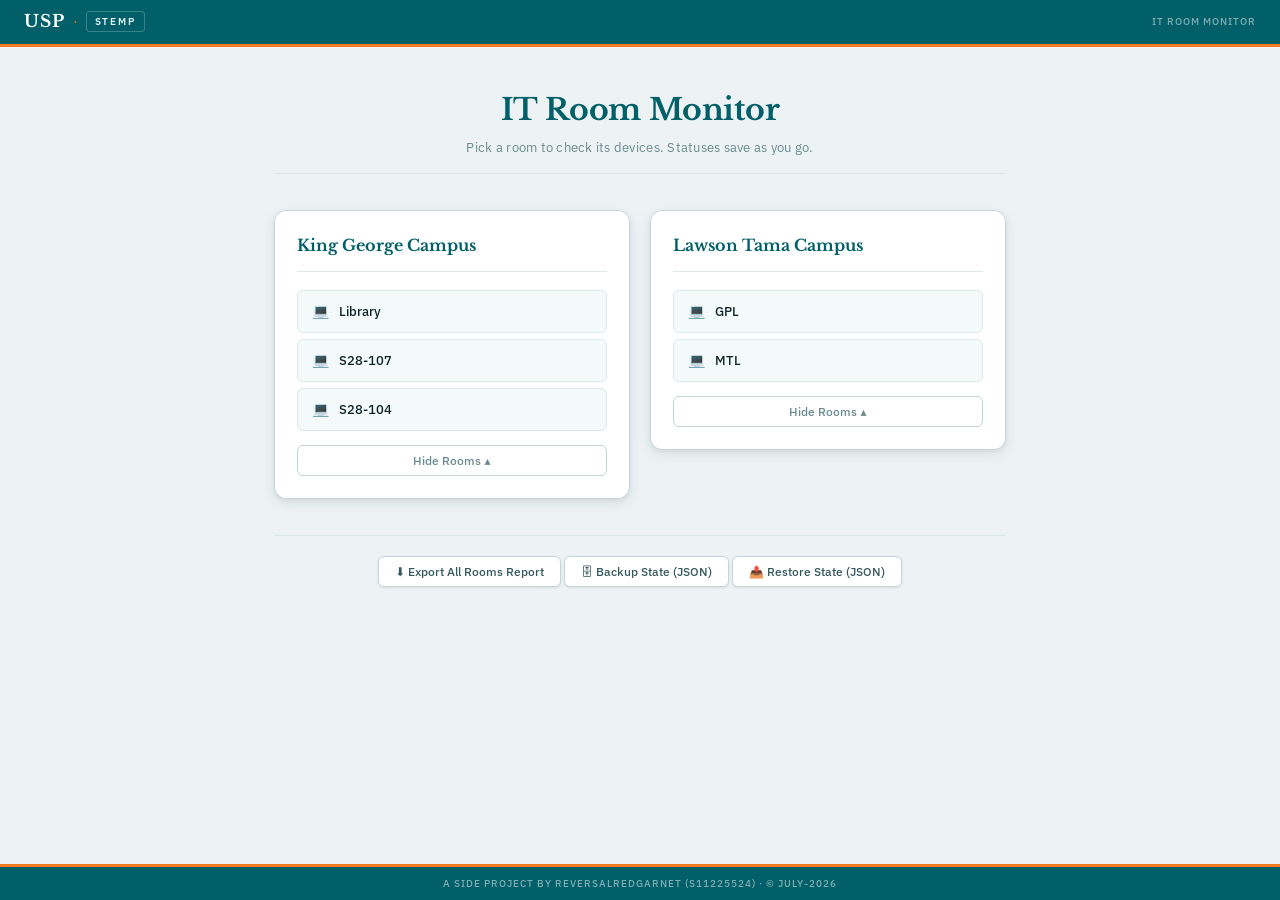
<file: index.html>
<!DOCTYPE html>
<html lang="en">
<head>
  <meta charset="UTF-8">
  <meta name="viewport" content="width=device-width, initial-scale=1.0">
  <title>USP STEMP — IT Room Monitor</title>
  <link rel="preconnect" href="https://fonts.googleapis.com">
  <link rel="preconnect" href="https://fonts.gstatic.com" crossorigin>
  <link href="https://fonts.googleapis.com/css2?family=IBM+Plex+Mono:wght@400;500&family=IBM+Plex+Sans:wght@400;500;600&family=Libre+Baskerville:wght@400;700&display=swap" rel="stylesheet">
  <link rel="stylesheet" href="style.css">
</head>
<body class="menu-page">

  <!-- ── USP STEMP brand bar ── -->
  <div class="site-header">
    <div class="site-header-inner">
      <div class="site-brand">
        <span class="brand-usp">USP</span>
        <span class="brand-sep">·</span>
        <span class="brand-stemp">STEMP</span>
      </div>
      <span class="site-tool">IT Room Monitor</span>
    </div>
  </div>

  <div class="menu-app">

    <header class="menu-header">
      <h1>IT Room Monitor</h1>
      <p class="subtitle">Pick a room to check its devices. Statuses save as you go.</p>
    </header>

    <div class="campus-grid">

      <!-- King George Campus -->
      <div class="campus-card">
        <div class="campus-card-header">
          <h2 class="campus-name">King George Campus</h2>
        </div>
        <div class="room-list" id="rooms-kg">
          <a class="room-link" href="rooms/library.html">
            <span class="room-link-icon" aria-hidden="true">💻</span>Library
          </a>
          <a class="room-link" href="rooms/s28-107.html">
            <span class="room-link-icon" aria-hidden="true">💻</span>S28-107
          </a>
          <a class="room-link" href="rooms/s28-104.html">
            <span class="room-link-icon" aria-hidden="true">💻</span>S28-104
          </a>
        </div>
        <button class="campus-toggle" data-target="rooms-kg" aria-controls="rooms-kg" aria-expanded="true">Hide Rooms ▴</button>
      </div>

      <!-- Lawson Tama Campus -->
      <div class="campus-card">
        <div class="campus-card-header">
          <h2 class="campus-name">Lawson Tama Campus</h2>
        </div>
        <div class="room-list" id="rooms-lt">
          <a class="room-link" href="rooms/gpl.html">
            <span class="room-link-icon" aria-hidden="true">💻</span>GPL
          </a>
          <a class="room-link" href="rooms/mtl.html">
            <span class="room-link-icon" aria-hidden="true">💻</span>MTL
          </a>
        </div>
        <button class="campus-toggle" data-target="rooms-lt" aria-controls="rooms-lt" aria-expanded="true">Hide Rooms ▴</button>
      </div>

    </div>

    <div class="menu-footer">
      <button class="toolbar-btn" id="btn-export-all">⬇ Export All Rooms Report</button>
      <button class="toolbar-btn" id="btn-backup-state">🗄 Backup State (JSON)</button>
      <button class="toolbar-btn" id="btn-restore-state">📤 Restore State (JSON)</button>
      <input type="file" id="restore-state-input" accept="application/json" hidden>
    </div>

  </div><!-- /.menu-app -->

  <script type="module" src="js/main.js"></script>

    <footer class="site-footer">
    <p>A side project by ReversalRedGarnet (s11225524) · © July-2026</p>
  </footer>

</body>
</html>
</file>
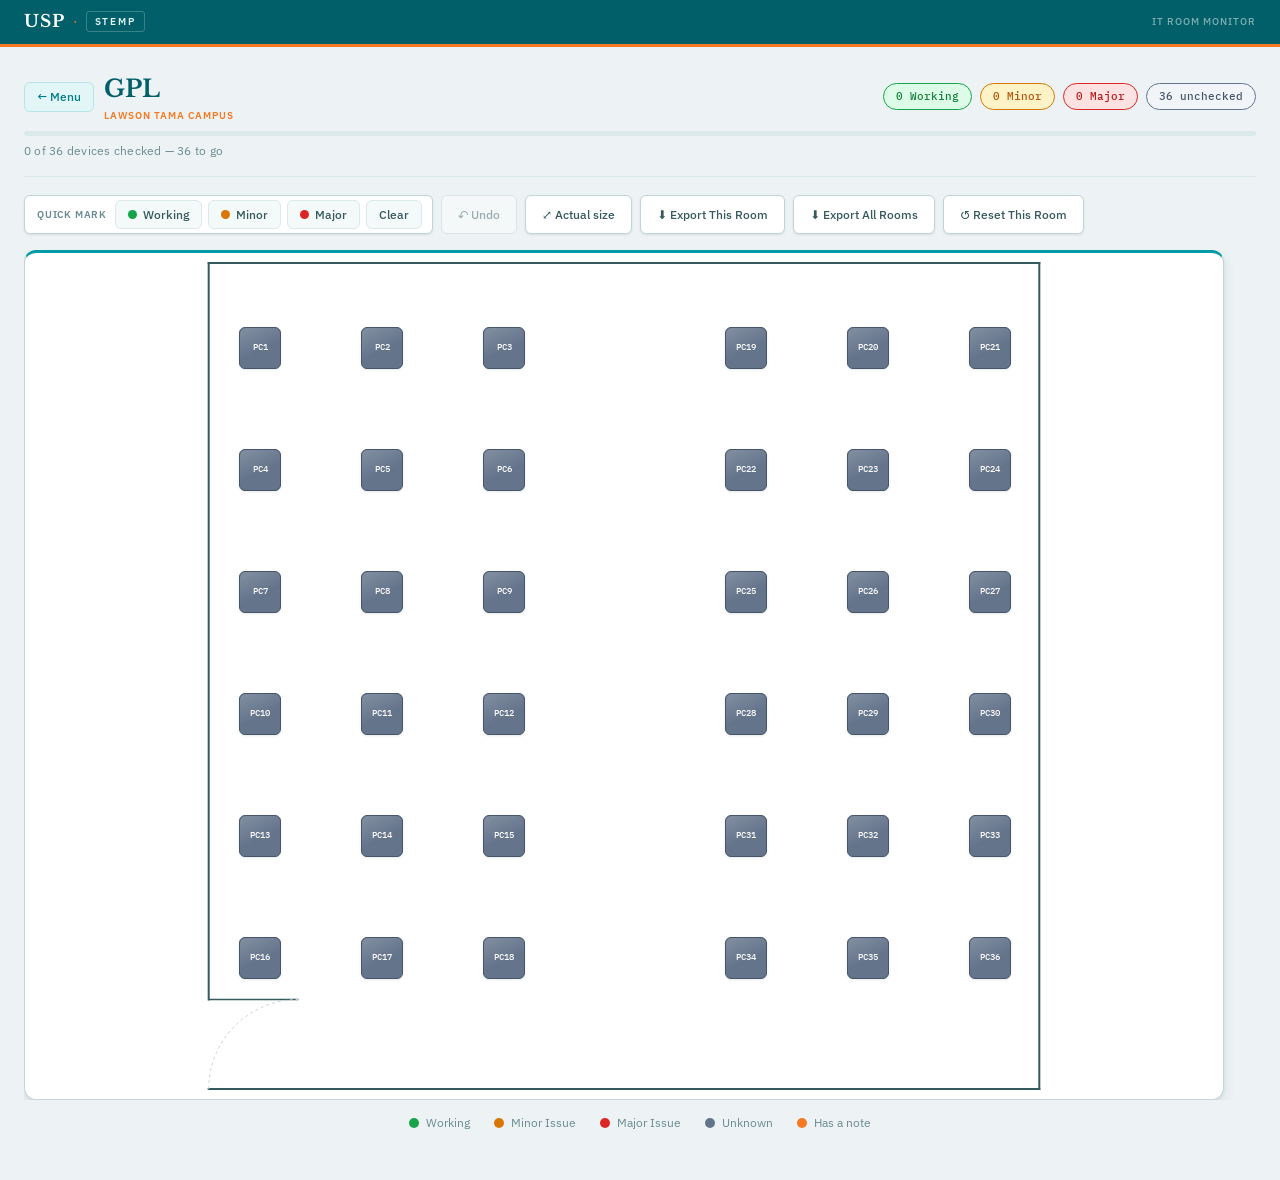
<file: gpl.html>
<!DOCTYPE html>
<html lang="en">
<head>
  <meta charset="UTF-8">
  <meta name="viewport" content="width=device-width, initial-scale=1.0">
  <title>GPL — USP STEMP IT Room Monitor</title>
  <link rel="preconnect" href="https://fonts.googleapis.com">
  <link rel="preconnect" href="https://fonts.gstatic.com" crossorigin>
  <link href="https://fonts.googleapis.com/css2?family=IBM+Plex+Mono:wght@400;500&family=IBM+Plex+Sans:wght@400;500;600&family=Libre+Baskerville:wght@400;700&display=swap" rel="stylesheet">
  <link rel="stylesheet" href="../style.css">
</head>
<body>

  <script>
    window.ROOM_META = {
      id:      'GPL',
      label:   'GPL',
      campus:  'Lawson Tama Campus',
      back:    '../index.html',
      dataUrl: '../data/gpl.json',
    };
  </script>

  <!-- USP STEMP brand bar -->
  <div class="site-header">
    <div class="site-header-inner">
      <div class="site-brand">
        <span class="brand-usp">USP</span>
        <span class="brand-sep">·</span>
        <span class="brand-stemp">STEMP</span>
      </div>
      <span class="site-tool">IT Room Monitor</span>
    </div>
  </div>

  <div id="room-root"></div>
  <script type="module" src="../js/main.js"></script>
</body>
</html>
</file>
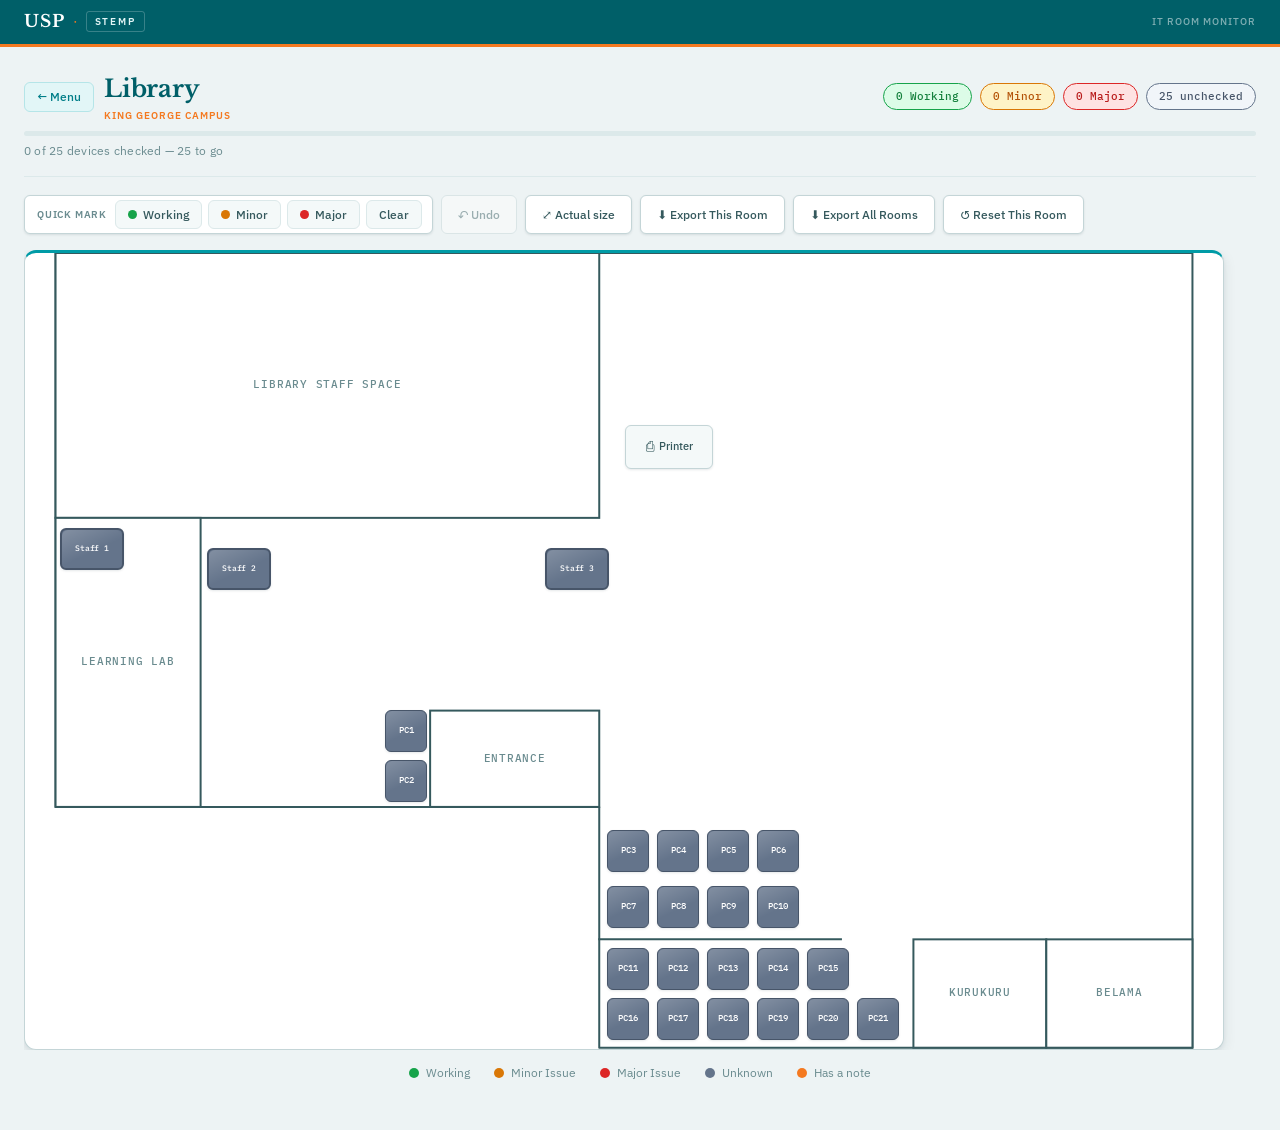
<file: library.html>
<!DOCTYPE html>
<html lang="en">
<head>
  <meta charset="UTF-8">
  <meta name="viewport" content="width=device-width, initial-scale=1.0">
  <title>Library — USP STEMP IT Room Monitor</title>
  <link rel="preconnect" href="https://fonts.googleapis.com">
  <link rel="preconnect" href="https://fonts.gstatic.com" crossorigin>
  <link href="https://fonts.googleapis.com/css2?family=IBM+Plex+Mono:wght@400;500&family=IBM+Plex+Sans:wght@400;500;600&family=Libre+Baskerville:wght@400;700&display=swap" rel="stylesheet">
  <link rel="stylesheet" href="../style.css">
</head>
<body>

  <script>
    window.ROOM_META = {
      id:      'LIBRARY',
      label:   'Library',
      campus:  'King George Campus',
      back:    '../index.html',
      dataUrl: '../data/library.json',
    };
  </script>

  <!-- USP STEMP brand bar -->
  <div class="site-header">
    <div class="site-header-inner">
      <div class="site-brand">
        <span class="brand-usp">USP</span>
        <span class="brand-sep">·</span>
        <span class="brand-stemp">STEMP</span>
      </div>
      <span class="site-tool">IT Room Monitor</span>
    </div>
  </div>

  <div id="room-root"></div>
  <script type="module" src="../js/main.js"></script>
</body>
</html>
</file>
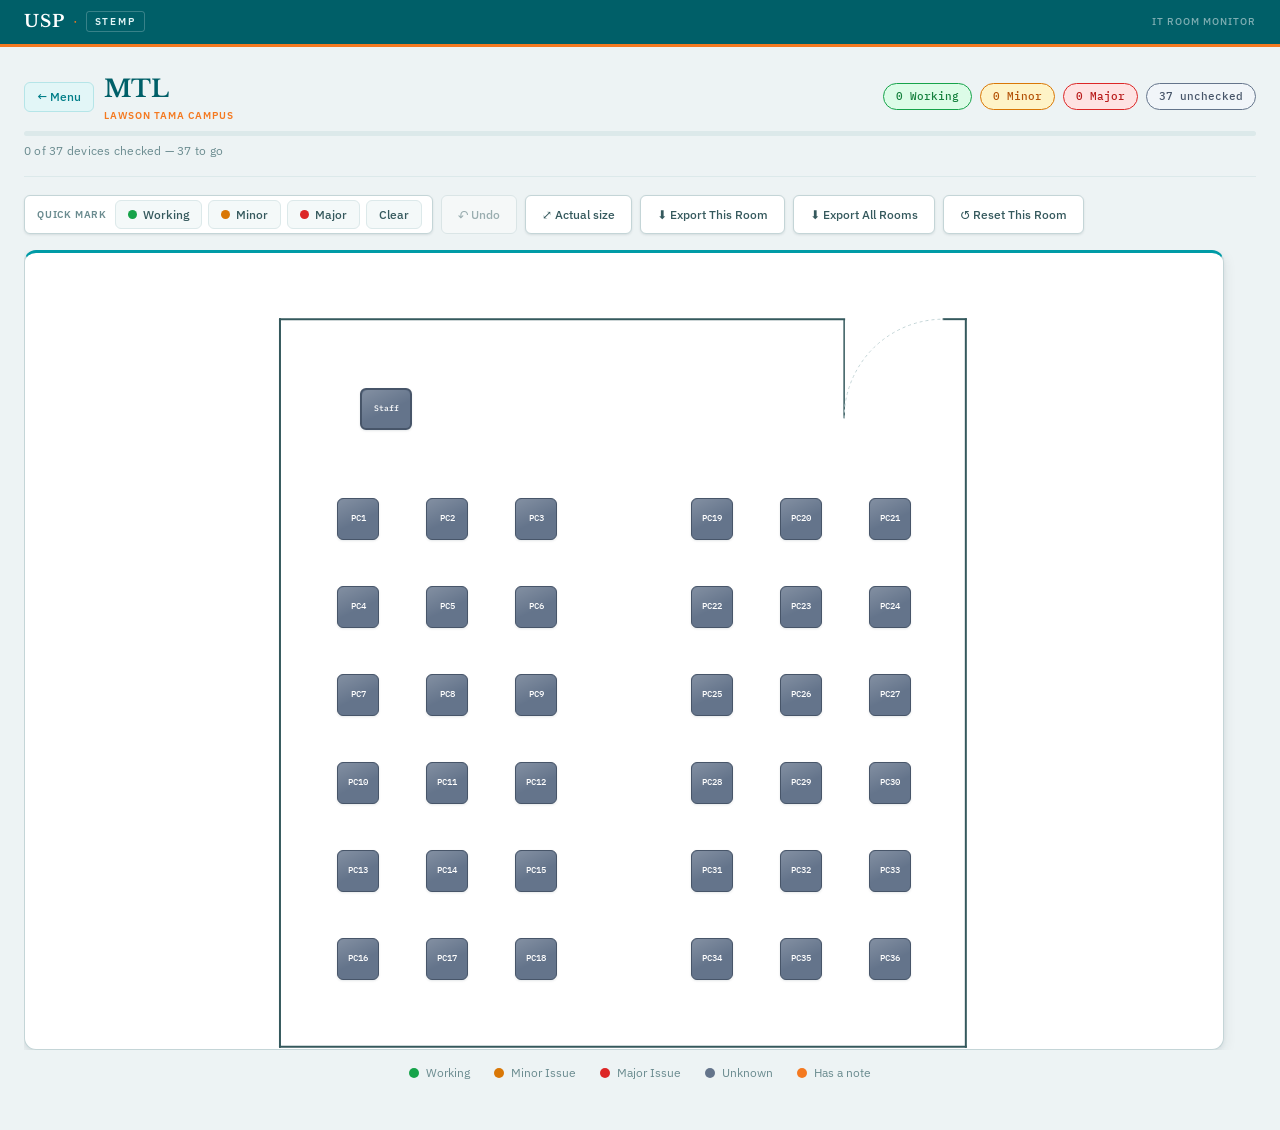
<file: mtl.html>
<!DOCTYPE html>
<html lang="en">
<head>
  <meta charset="UTF-8">
  <meta name="viewport" content="width=device-width, initial-scale=1.0">
  <title>MTL — USP STEMP IT Room Monitor</title>
  <link rel="preconnect" href="https://fonts.googleapis.com">
  <link rel="preconnect" href="https://fonts.gstatic.com" crossorigin>
  <link href="https://fonts.googleapis.com/css2?family=IBM+Plex+Mono:wght@400;500&family=IBM+Plex+Sans:wght@400;500;600&family=Libre+Baskerville:wght@400;700&display=swap" rel="stylesheet">
  <link rel="stylesheet" href="../style.css">
</head>
<body>

  <script>
    window.ROOM_META = {
      id:      'MTL',
      label:   'MTL',
      campus:  'Lawson Tama Campus',
      back:    '../index.html',
      dataUrl: '../data/mtl.json',
    };
  </script>

  <!-- USP STEMP brand bar -->
  <div class="site-header">
    <div class="site-header-inner">
      <div class="site-brand">
        <span class="brand-usp">USP</span>
        <span class="brand-sep">·</span>
        <span class="brand-stemp">STEMP</span>
      </div>
      <span class="site-tool">IT Room Monitor</span>
    </div>
  </div>

  <div id="room-root"></div>
  <script type="module" src="../js/main.js"></script>
</body>
</html>
</file>
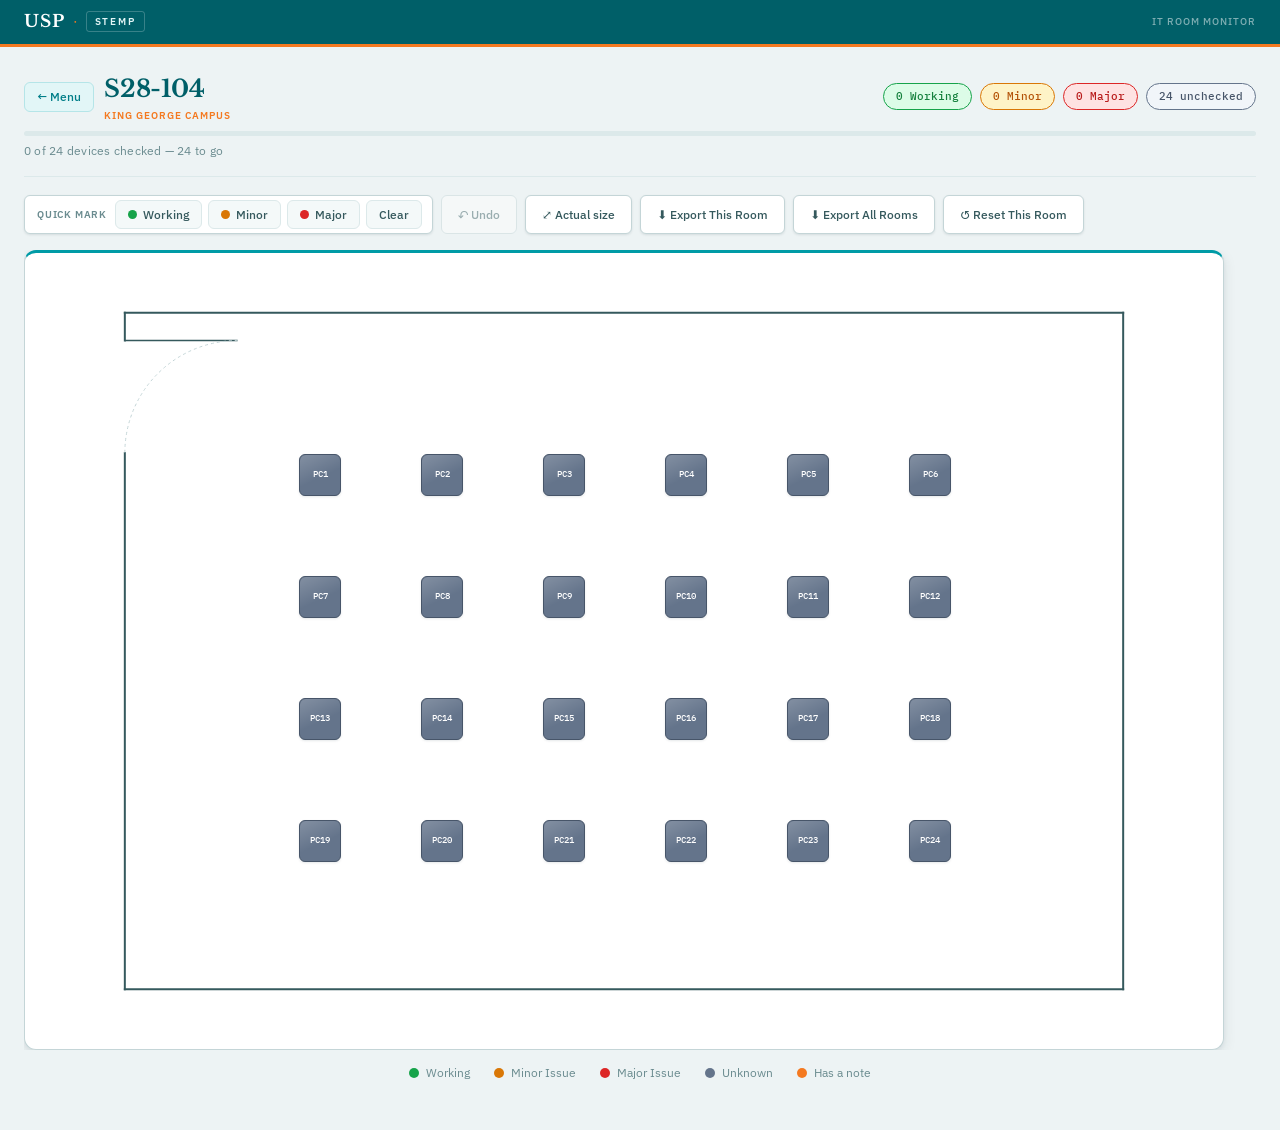
<file: s28-104.html>
<!DOCTYPE html>
<html lang="en">
<head>
  <meta charset="UTF-8">
  <meta name="viewport" content="width=device-width, initial-scale=1.0">
  <title>S28-104 — USP STEMP IT Room Monitor</title>
  <link rel="preconnect" href="https://fonts.googleapis.com">
  <link rel="preconnect" href="https://fonts.gstatic.com" crossorigin>
  <link href="https://fonts.googleapis.com/css2?family=IBM+Plex+Mono:wght@400;500&family=IBM+Plex+Sans:wght@400;500;600&family=Libre+Baskerville:wght@400;700&display=swap" rel="stylesheet">
  <link rel="stylesheet" href="../style.css">
</head>
<body>

  <script>
    window.ROOM_META = {
      id:      'S28-104',
      label:   'S28-104',
      campus:  'King George Campus',
      back:    '../index.html',
      dataUrl: '../data/s28-104.json',
    };
  </script>

  <!-- USP STEMP brand bar -->
  <div class="site-header">
    <div class="site-header-inner">
      <div class="site-brand">
        <span class="brand-usp">USP</span>
        <span class="brand-sep">·</span>
        <span class="brand-stemp">STEMP</span>
      </div>
      <span class="site-tool">IT Room Monitor</span>
    </div>
  </div>

  <div id="room-root"></div>
  <script type="module" src="../js/main.js"></script>
</body>
</html>
</file>
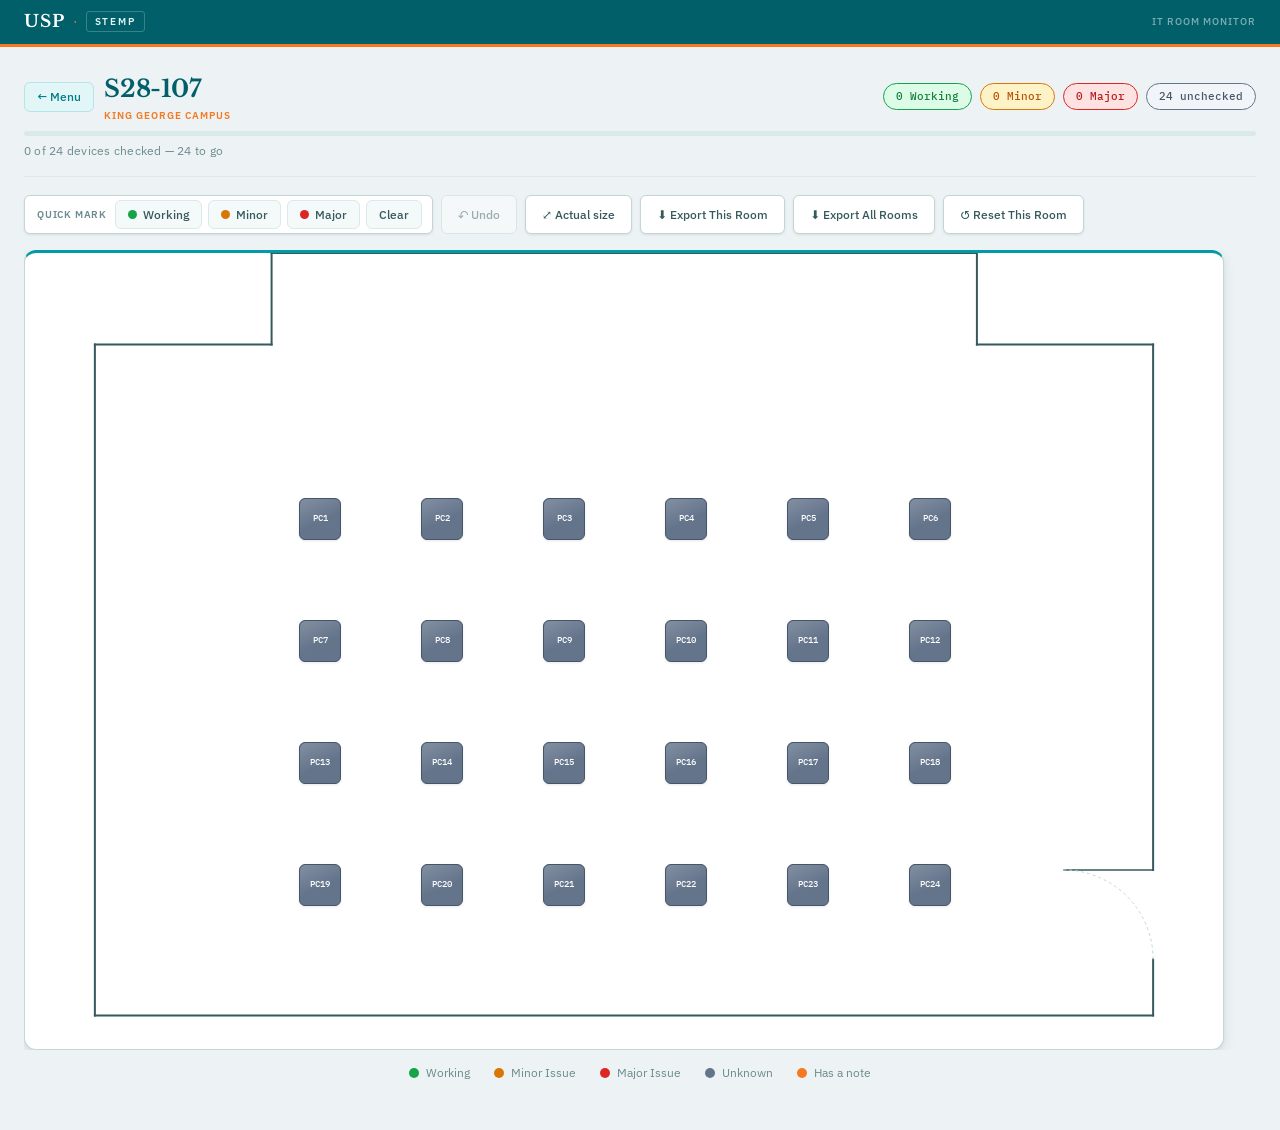
<file: s28-107.html>
<!DOCTYPE html>
<html lang="en">
<head>
  <meta charset="UTF-8">
  <meta name="viewport" content="width=device-width, initial-scale=1.0">
  <title>S28-107 — USP STEMP IT Room Monitor</title>
  <link rel="preconnect" href="https://fonts.googleapis.com">
  <link rel="preconnect" href="https://fonts.gstatic.com" crossorigin>
  <link href="https://fonts.googleapis.com/css2?family=IBM+Plex+Mono:wght@400;500&family=IBM+Plex+Sans:wght@400;500;600&family=Libre+Baskerville:wght@400;700&display=swap" rel="stylesheet">
  <link rel="stylesheet" href="../style.css">
</head>
<body>

  <script>
    window.ROOM_META = {
      id:      'S28-107',
      label:   'S28-107',
      campus:  'King George Campus',
      back:    '../index.html',
      dataUrl: '../data/s28-107.json',
    };
  </script>

  <!-- USP STEMP brand bar -->
  <div class="site-header">
    <div class="site-header-inner">
      <div class="site-brand">
        <span class="brand-usp">USP</span>
        <span class="brand-sep">·</span>
        <span class="brand-stemp">STEMP</span>
      </div>
      <span class="site-tool">IT Room Monitor</span>
    </div>
  </div>

  <div id="room-root"></div>
  <script type="module" src="../js/main.js"></script>
</body>
</html>
</file>
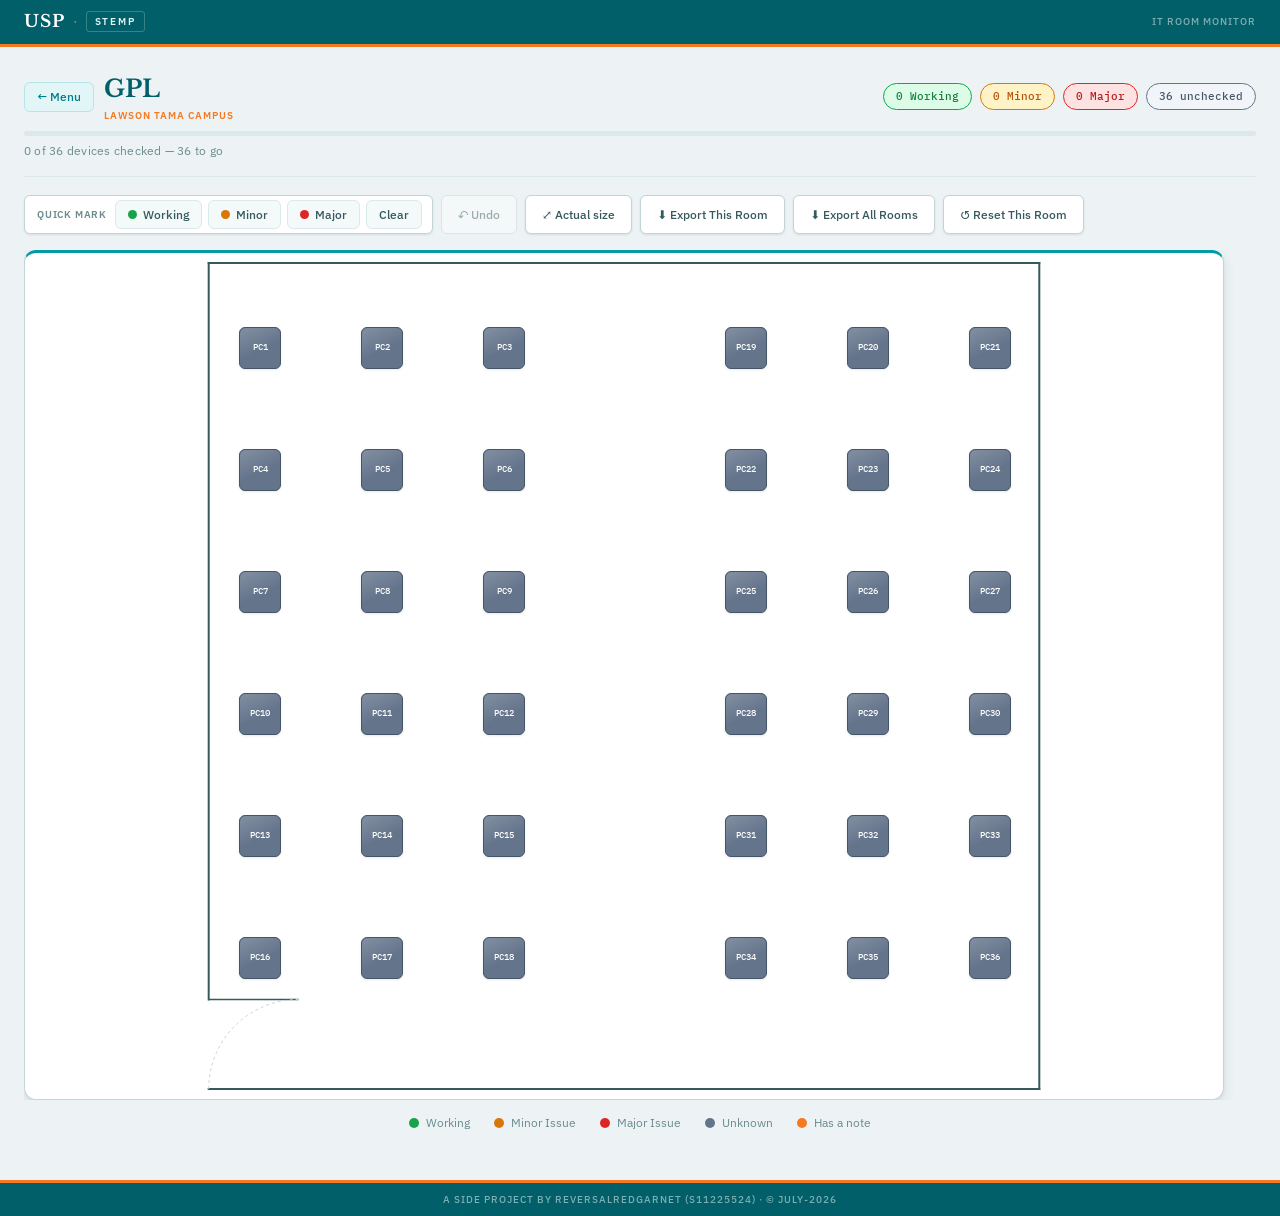
<file: rooms/gpl.html>
<!DOCTYPE html>
<html lang="en">
<head>
  <meta charset="UTF-8">
  <meta name="viewport" content="width=device-width, initial-scale=1.0">
  <title>GPL — USP STEMP IT Room Monitor</title>
  <link rel="preconnect" href="https://fonts.googleapis.com">
  <link rel="preconnect" href="https://fonts.gstatic.com" crossorigin>
  <link href="https://fonts.googleapis.com/css2?family=IBM+Plex+Mono:wght@400;500&family=IBM+Plex+Sans:wght@400;500;600&family=Libre+Baskerville:wght@400;700&display=swap" rel="stylesheet">
  <link rel="stylesheet" href="../style.css">
</head>
<body>

  <script>
    window.ROOM_META = {
      id:      'GPL',
      label:   'GPL',
      campus:  'Lawson Tama Campus',
      back:    '../index.html',
      dataUrl: '../data/gpl.json',
    };
  </script>

  <!-- USP STEMP brand bar -->
  <div class="site-header">
    <div class="site-header-inner">
      <div class="site-brand">
        <span class="brand-usp">USP</span>
        <span class="brand-sep">·</span>
        <span class="brand-stemp">STEMP</span>
      </div>
      <span class="site-tool">IT Room Monitor</span>
    </div>
  </div>
  
  <div id="room-root"></div>
  <script type="module" src="../js/main.js"></script>

  <footer class="site-footer">
    <p>A side project by ReversalRedGarnet (s11225524) · © July-2026</p>
  </footer>
  
</body>
</html>
</file>
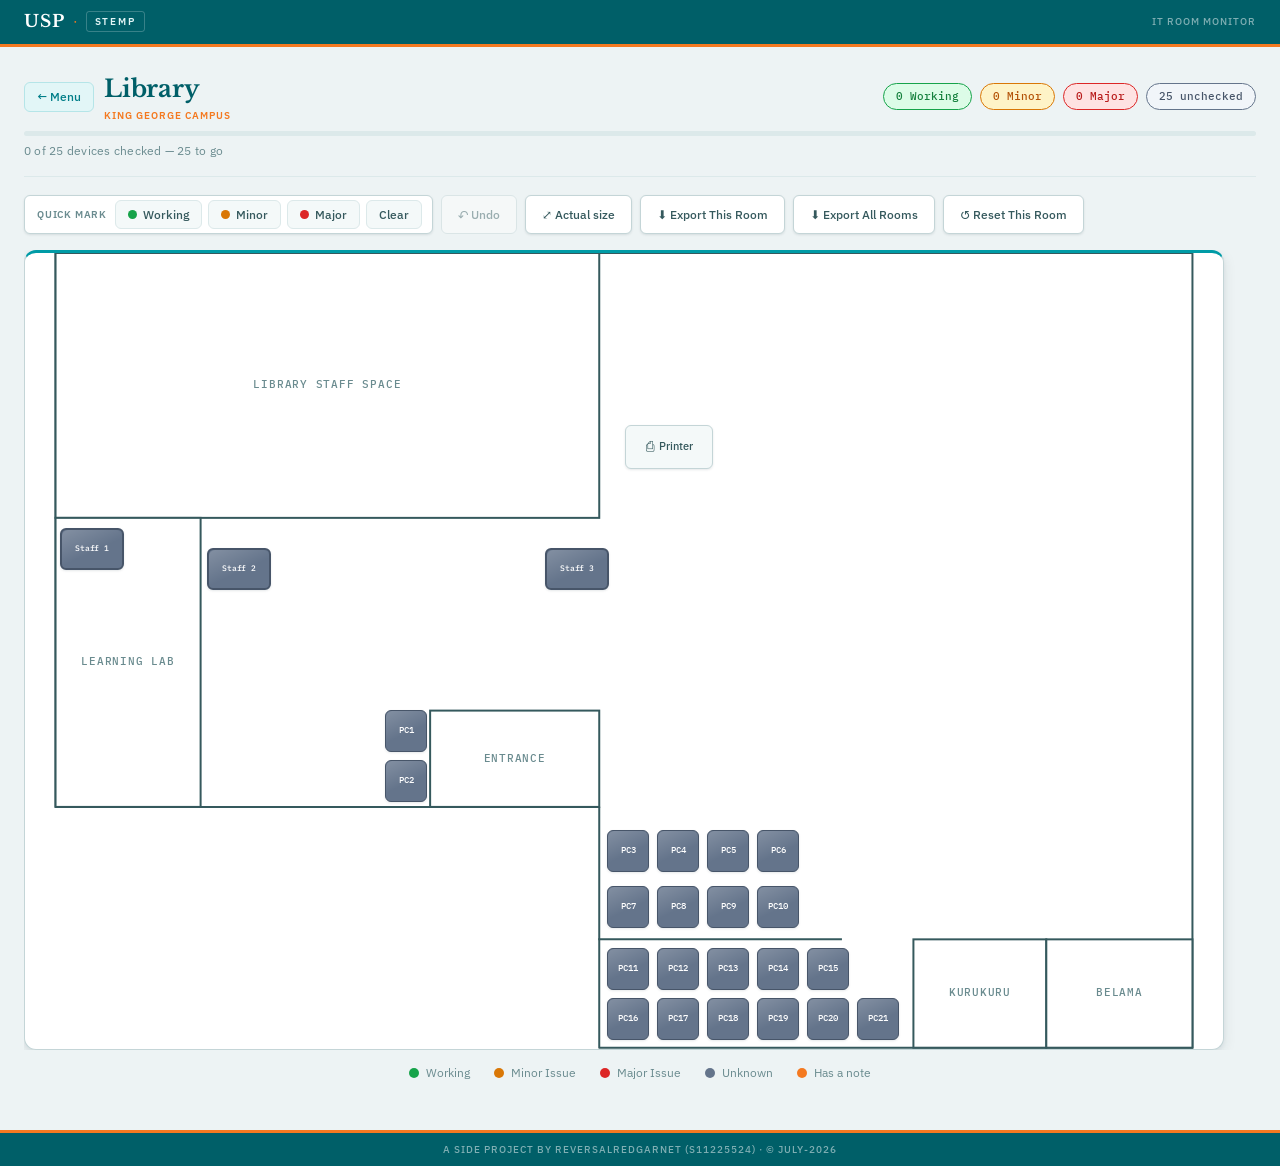
<file: rooms/library.html>
<!DOCTYPE html>
<html lang="en">
<head>
  <meta charset="UTF-8">
  <meta name="viewport" content="width=device-width, initial-scale=1.0">
  <title>Library — USP STEMP IT Room Monitor</title>
  <link rel="preconnect" href="https://fonts.googleapis.com">
  <link rel="preconnect" href="https://fonts.gstatic.com" crossorigin>
  <link href="https://fonts.googleapis.com/css2?family=IBM+Plex+Mono:wght@400;500&family=IBM+Plex+Sans:wght@400;500;600&family=Libre+Baskerville:wght@400;700&display=swap" rel="stylesheet">
  <link rel="stylesheet" href="../style.css">
</head>
<body>

  <script>
    window.ROOM_META = {
      id:      'LIBRARY',
      label:   'Library',
      campus:  'King George Campus',
      back:    '../index.html',
      dataUrl: '../data/library.json',
    };
  </script>

  <!-- USP STEMP brand bar -->
  <div class="site-header">
    <div class="site-header-inner">
      <div class="site-brand">
        <span class="brand-usp">USP</span>
        <span class="brand-sep">·</span>
        <span class="brand-stemp">STEMP</span>
      </div>
      <span class="site-tool">IT Room Monitor</span>
    </div>
  </div>
  
  <div id="room-root"></div>
  <script type="module" src="../js/main.js"></script>

  <footer class="site-footer">
    <p>A side project by ReversalRedGarnet (s11225524) · © July-2026</p>
  </footer>
  
</body>
</html>
</file>
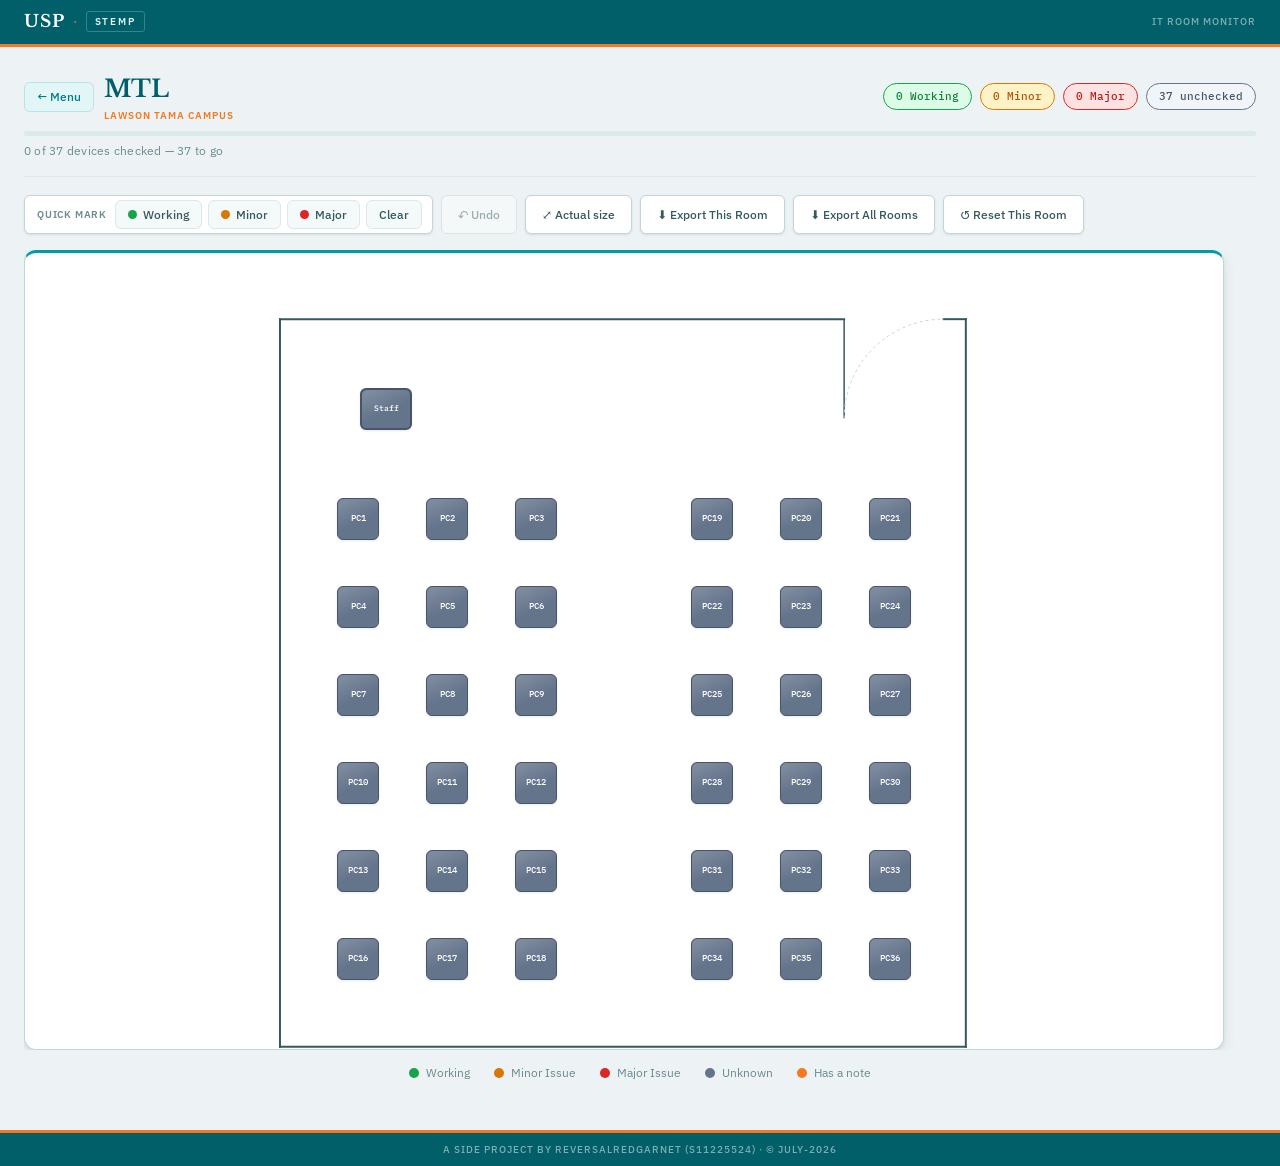
<file: rooms/mtl.html>
<!DOCTYPE html>
<html lang="en">
<head>
  <meta charset="UTF-8">
  <meta name="viewport" content="width=device-width, initial-scale=1.0">
  <title>MTL — USP STEMP IT Room Monitor</title>
  <link rel="preconnect" href="https://fonts.googleapis.com">
  <link rel="preconnect" href="https://fonts.gstatic.com" crossorigin>
  <link href="https://fonts.googleapis.com/css2?family=IBM+Plex+Mono:wght@400;500&family=IBM+Plex+Sans:wght@400;500;600&family=Libre+Baskerville:wght@400;700&display=swap" rel="stylesheet">
  <link rel="stylesheet" href="../style.css">
</head>
<body>

  <script>
    window.ROOM_META = {
      id:      'MTL',
      label:   'MTL',
      campus:  'Lawson Tama Campus',
      back:    '../index.html',
      dataUrl: '../data/mtl.json',
    };
  </script>

  <!-- USP STEMP brand bar -->
  <div class="site-header">
    <div class="site-header-inner">
      <div class="site-brand">
        <span class="brand-usp">USP</span>
        <span class="brand-sep">·</span>
        <span class="brand-stemp">STEMP</span>
      </div>
      <span class="site-tool">IT Room Monitor</span>
    </div>
  </div>
  
  <div id="room-root"></div>
  <script type="module" src="../js/main.js"></script>

  <footer class="site-footer">
    <p>A side project by ReversalRedGarnet (s11225524) · © July-2026</p>
  </footer>
  
</body>
</html>
</file>
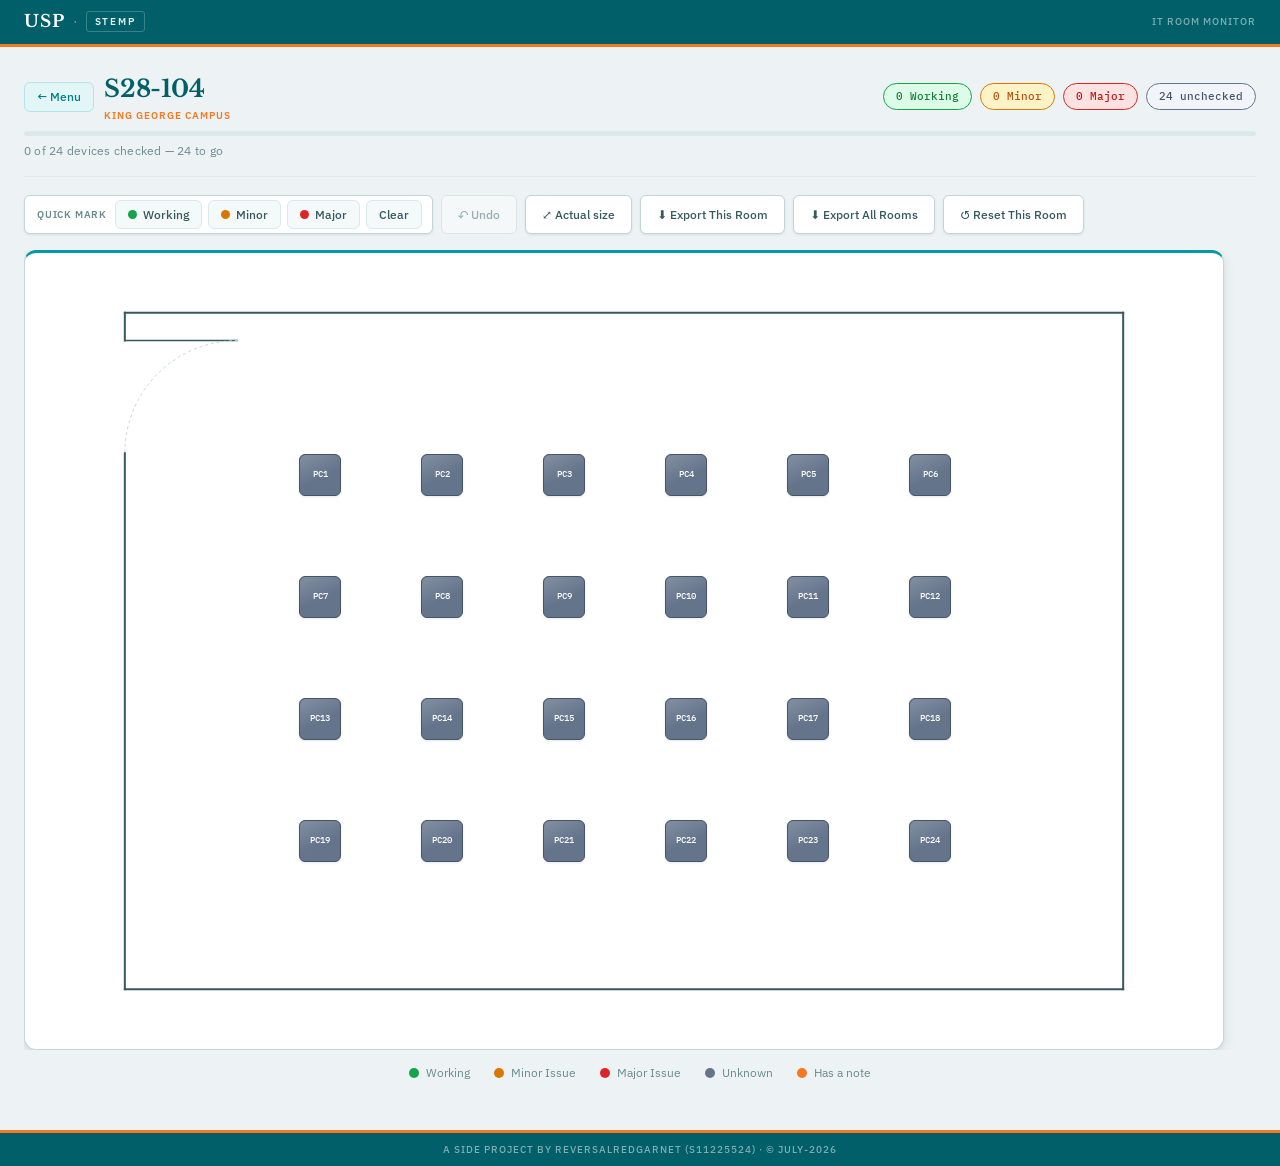
<file: rooms/s28-104.html>
<!DOCTYPE html>
<html lang="en">
<head>
  <meta charset="UTF-8">
  <meta name="viewport" content="width=device-width, initial-scale=1.0">
  <title>S28-104 — USP STEMP IT Room Monitor</title>
  <link rel="preconnect" href="https://fonts.googleapis.com">
  <link rel="preconnect" href="https://fonts.gstatic.com" crossorigin>
  <link href="https://fonts.googleapis.com/css2?family=IBM+Plex+Mono:wght@400;500&family=IBM+Plex+Sans:wght@400;500;600&family=Libre+Baskerville:wght@400;700&display=swap" rel="stylesheet">
  <link rel="stylesheet" href="../style.css">
</head>
<body>

  <script>
    window.ROOM_META = {
      id:      'S28-104',
      label:   'S28-104',
      campus:  'King George Campus',
      back:    '../index.html',
      dataUrl: '../data/s28-104.json',
    };
  </script>

  <!-- USP STEMP brand bar -->
  <div class="site-header">
    <div class="site-header-inner">
      <div class="site-brand">
        <span class="brand-usp">USP</span>
        <span class="brand-sep">·</span>
        <span class="brand-stemp">STEMP</span>
      </div>
      <span class="site-tool">IT Room Monitor</span>
    </div>
  </div>
  
  <div id="room-root"></div>
  <script type="module" src="../js/main.js"></script>

  <footer class="site-footer">
    <p>A side project by ReversalRedGarnet (s11225524) · © July-2026</p>
  </footer>
</body>
</html>
</file>
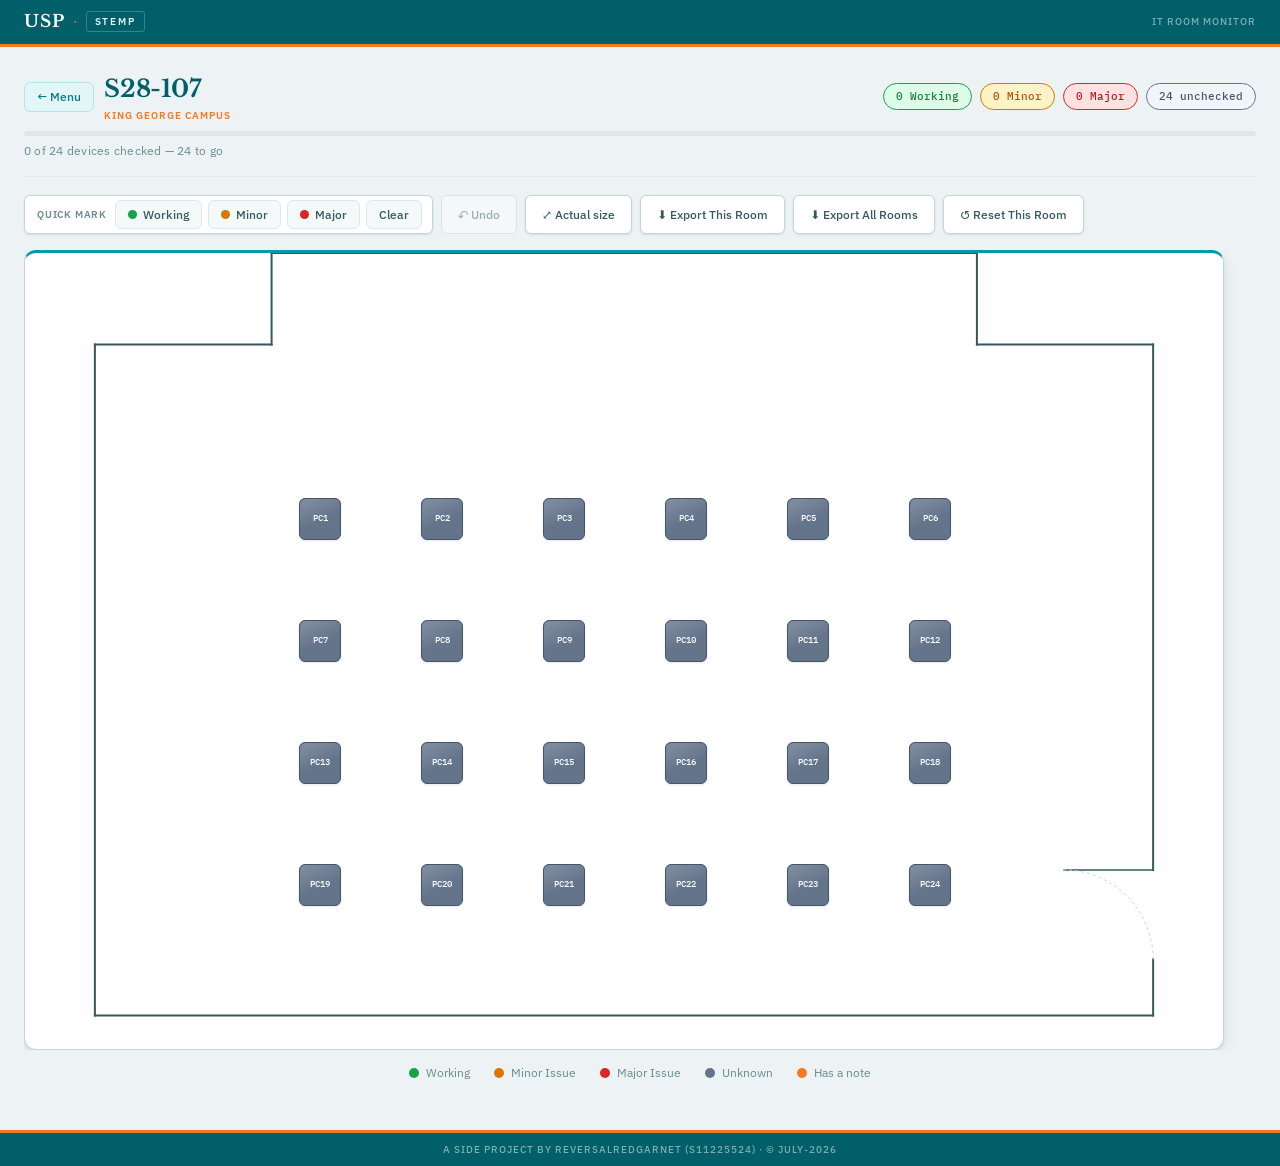
<file: rooms/s28-107.html>
<!DOCTYPE html>
<html lang="en">
<head>
  <meta charset="UTF-8">
  <meta name="viewport" content="width=device-width, initial-scale=1.0">
  <title>S28-107 — USP STEMP IT Room Monitor</title>
  <link rel="preconnect" href="https://fonts.googleapis.com">
  <link rel="preconnect" href="https://fonts.gstatic.com" crossorigin>
  <link href="https://fonts.googleapis.com/css2?family=IBM+Plex+Mono:wght@400;500&family=IBM+Plex+Sans:wght@400;500;600&family=Libre+Baskerville:wght@400;700&display=swap" rel="stylesheet">
  <link rel="stylesheet" href="../style.css">
</head>
<body>

  <script>
    window.ROOM_META = {
      id:      'S28-107',
      label:   'S28-107',
      campus:  'King George Campus',
      back:    '../index.html',
      dataUrl: '../data/s28-107.json',
    };
  </script>

  <!-- USP STEMP brand bar -->
  <div class="site-header">
    <div class="site-header-inner">
      <div class="site-brand">
        <span class="brand-usp">USP</span>
        <span class="brand-sep">·</span>
        <span class="brand-stemp">STEMP</span>
      </div>
      <span class="site-tool">IT Room Monitor</span>
    </div>
  </div>
  
  <div id="room-root"></div>
  <script type="module" src="../js/main.js"></script>

  <footer class="site-footer">
    <p>A side project by ReversalRedGarnet (s11225524) · © July-2026</p>
  </footer>
  
</body>
</html>
</file>
<file: style.css>
/* USP STEMP — IT Room Monitor · style.css
   Brand: PMS 321 #009BA6 (USP teal-blue), PMS 158 #F47920 (STEMP orange)
   Fonts: Libre Baskerville (display), IBM Plex Sans (body), IBM Plex Mono (mono) */

/* ── Custom Properties ── */
:root {
  /* USP Brand */
  --usp-blue:          #009BA6;
  --usp-blue-dark:     #007E88;
  --usp-blue-xdark:    #005F68;
  --usp-blue-tint:     #E2F6F7;
  --usp-blue-mid:      #B5E5E8;
  --usp-orange:        #F47920;
  --usp-orange-dark:   #D4641A;
  --usp-orange-tint:   #FEF0E6;

  /* Neutrals */
  --bg:                #EDF3F4;
  --surface:           #FFFFFF;
  --surface-2:         #F4F9F9;
  --border:            #C4D5D7;
  --border-light:      #DCE9EA;
  --text:              #0E2328;
  --text-mid:          #35595D;
  --text-muted:        #6A8B8F;

  /* Status */
  --working:           #16A34A;
  --working-dark:      #15803D;
  --working-bg:        #DCFCE7;
  --minor:             #D97706;
  --minor-dark:        #B45309;
  --minor-bg:          #FEF3C7;
  --major:             #DC2626;
  --major-dark:        #B91C1C;
  --major-bg:          #FEE2E2;
  --unknown:           #64748B;
  --unknown-dark:      #475569;
  --unknown-bg:        #F1F5F9;

  /* Tokens */
  --radius:            6px;
  --radius-lg:         12px;
  --shadow-sm:         0 1px 3px rgba(0,48,56,.07), 0 1px 2px rgba(0,48,56,.04);
  --shadow:            0 4px 14px rgba(0,48,56,.09), 0 2px 4px rgba(0,48,56,.05);
  --shadow-lg:         0 12px 40px rgba(0,48,56,.14), 0 4px 12px rgba(0,48,56,.08);
  --transition:        .15s ease;

  /* Fonts */
  --font-display:      'Libre Baskerville', Georgia, 'Times New Roman', serif;
  --font-body:         'IBM Plex Sans', system-ui, -apple-system, sans-serif;
  --font-mono:         'IBM Plex Mono', 'Courier New', monospace;
}

/* ── Reset ─────────────────────────────────────────────── */
*, *::before, *::after { box-sizing: border-box; margin: 0; padding: 0; }

html, body {
  height: 100%;
}

body {
  font-family: var(--font-body);
  background: var(--bg);
  color: var(--text);
  min-height: 100vh;
  font-size: 14px;
  line-height: 1.5;
  -webkit-font-smoothing: antialiased;
}

/* ── Site header (every page) ── */
.site-header {
  background: var(--usp-blue-xdark);
  border-bottom: 3px solid var(--usp-orange);
  position: sticky;
  top: 0;
  z-index: 200;
}

.site-header-inner {
  max-width: 1280px;
  margin: 0 auto;
  padding: 9px 24px;
  display: flex;
  align-items: center;
  justify-content: space-between;
  gap: 16px;
}

.site-brand {
  display: flex;
  align-items: center;
  gap: 8px;
}

/* "USP" in bold serif */
.brand-usp {
  font-family: var(--font-display);
  font-size: 17px;
  font-weight: 700;
  color: #fff;
  letter-spacing: 0.05em;
}

/* orange separator dot */
.brand-sep {
  color: var(--usp-orange);
  font-size: 14px;
}

/* "STEMP" badge */
.brand-stemp {
  font-family: var(--font-body);
  font-size: 10px;
  font-weight: 600;
  color: var(--usp-blue-tint);
  letter-spacing: 0.18em;
  text-transform: uppercase;
  padding: 2px 8px;
  border: 1px solid rgba(255,255,255,.22);
  border-radius: 3px;
}

/* right-side label */
.site-tool {
  font-family: var(--font-body);
  font-size: 10px;
  font-weight: 500;
  color: rgba(255,255,255,.50);
  letter-spacing: 0.10em;
  text-transform: uppercase;
}

/* ── SITE FOOTER (every page) — mirrors .site-header styling ── */
.site-footer {
  background: var(--usp-blue-xdark);
  border-top: 3px solid var(--usp-orange);
  padding: 9px 24px;
  text-align: center;
  margin-top: auto;
}

.site-footer p {
  max-width: 1280px;
  margin: 0 auto;
  font-family: var(--font-body);
  font-size: 10px;
  font-weight: 500;
  color: rgba(255,255,255,.50);
  letter-spacing: 0.10em;
  text-transform: uppercase;
}

/* ── APP SHELL ── */
.app {
  max-width: 1280px;
  margin: 0 auto;
  padding: 24px 24px 48px;
}

/* ── PAGE HEADER  (room pages — generated by script.js) ── */
header {
  margin-bottom: 18px;
  padding-bottom: 16px;
  border-bottom: 1px solid var(--border-light);
}

.header-inner {
  display: flex;
  align-items: center;
  justify-content: space-between;
  flex-wrap: wrap;
  gap: 12px;
  margin-bottom: 4px;
}

.header-title {
  display: flex;
  align-items: center;
  gap: 10px;
}

/* hide the old decorative hex icon */
.header-icon { display: none; }

h1 {
  font-family: var(--font-display);
  font-size: clamp(19px, 2.5vw, 24px);
  font-weight: 700;
  color: var(--usp-blue-xdark);
  letter-spacing: -0.2px;
}

.subtitle {
  font-size: 12px;
  color: var(--text-muted);
  letter-spacing: 0.02em;
}

/* campus breadcrumb shown under the room name */
.campus-crumb {
  font-family: var(--font-body);
  font-size: 10px;
  font-weight: 600;
  color: var(--usp-orange);
  letter-spacing: 0.10em;
  text-transform: uppercase;
  margin-top: 1px;
}

/* ── Status summary pills ── */
.status-summary {
  display: flex;
  gap: 8px;
  flex-wrap: wrap;
}

.summary-pill {
  font-family: var(--font-mono);
  font-size: 11px;
  font-weight: 500;
  padding: 4px 12px;
  border-radius: 999px;
  border: 1.5px solid transparent;
}

.summary-pill.working { background: var(--working-bg);  color: var(--working-dark); border-color: var(--working); }
.summary-pill.minor   { background: var(--minor-bg);    color: var(--minor-dark);   border-color: var(--minor);   }
.summary-pill.major   { background: var(--major-bg);    color: var(--major-dark);   border-color: var(--major);   }

/* ── TOOLBAR ── */
.toolbar {
  display: flex;
  gap: 8px;
  margin-bottom: 16px;
  flex-wrap: wrap;
}

.toolbar-btn {
  font-family: var(--font-body);
  font-size: 12px;
  font-weight: 500;
  background: var(--surface);
  color: var(--text-mid);
  border: 1.5px solid var(--border);
  padding: 7px 16px;
  border-radius: var(--radius);
  cursor: pointer;
  transition: var(--transition);
  box-shadow: var(--shadow-sm);
}

.toolbar-btn:hover {
  background: var(--usp-blue);
  border-color: var(--usp-blue);
  color: #fff;
  box-shadow: none;
}

/* ── ROOM CONTAINER ── */
.room {
  position: relative;
  width: 1200px;
  height: 800px;
  background: var(--surface);
  border: 1.5px solid var(--border);
  border-top: 3px solid var(--usp-blue);
  border-radius: var(--radius-lg);
  overflow: hidden;
  box-shadow: var(--shadow);
}

/* floor plan image — light theme, no invert needed */
.room-bg {
  position: absolute;
  inset: 0;
  width: 100%;
  height: 100%;
  object-fit: contain;
  opacity: 0.55;
}

/* ── CODED FLOOR PLAN  (SVG built from ROOM_CONFIG.layout — no PNG) ── */
.room-bg-svg {
  position: absolute;
  inset: 0;
  width: 100%;
  height: 100%;
}

.floor-outline {
  fill: var(--surface);
  stroke: var(--text-mid);
  stroke-width: 2;
  stroke-linejoin: round;
}

.floor-room {
  fill: var(--surface);
  stroke: var(--text-mid);
  stroke-width: 2;
}

.floor-label {
  font-family: var(--font-mono);
  font-size: 11px;
  font-weight: 500;
  fill: var(--text-muted);
  letter-spacing: 0.07em;
  text-transform: uppercase;
}

.floor-counter {
  fill: var(--surface-2);
  stroke: var(--border);
  stroke-width: 1.5;
}

.floor-pillar {
  fill: var(--surface);
  stroke: var(--border);
  stroke-width: 1.5;
}

.floor-pillar-mark {
  stroke: var(--border);
  stroke-width: 1;
}

.floor-fill {
  fill: var(--surface);
}

.floor-wall {
  stroke: var(--text-mid);
  stroke-width: 2;
  stroke-linecap: square;
}

.floor-wallrect {
  fill: var(--text-mid);
  opacity: 0.85;
}

.floor-door {
  stroke: var(--border);
  stroke-width: 1.5;
  stroke-dasharray: 4 3;
}

.floor-door-leaf {
  stroke: var(--text-mid);
  stroke-width: 1.5;
}

.floor-door-arc {
  stroke: var(--border);
  stroke-width: 1;
  stroke-dasharray: 3 3;
  fill: none;
}

/* Entrance uses the exact same visual treatment as .floor-room — only the
   "Entrance" text in the layout data distinguishes it, no separate styling. */
.floor-entrance {
  fill: var(--surface);
  stroke: var(--text-mid);
  stroke-width: 2;
}

.floor-label-entrance {
  fill: var(--text-muted);
  font-style: normal;
  font-weight: 500;
}

/* ── PC / DEVICE NODES ── */
.pc {
  position: absolute;
  width: 42px;
  height: 42px;
  display: flex;
  align-items: center;
  justify-content: center;
  text-align: center;
  font-family: var(--font-mono);
  font-size: 9px;
  font-weight: 500;
  color: #fff;
  border-radius: var(--radius);
  cursor: pointer;
  user-select: none;
  transition: transform var(--transition), box-shadow var(--transition);

  /* default = unknown */
  background-color: var(--unknown);
  border: 1.5px solid var(--unknown-dark);
  box-shadow: var(--shadow-sm);
}

/* subtle gloss sheen */
.pc::after {
  content: '';
  position: absolute;
  inset: 0;
  border-radius: inherit;
  background: linear-gradient(155deg, rgba(255,255,255,.20) 0%, transparent 55%);
  pointer-events: none;
}

.pc:hover {
  transform: scale(1.14) translateY(-2px);
  box-shadow: 0 6px 16px rgba(0,0,0,.20);
  z-index: 10;
}

.pc:active { transform: scale(1.06); }

/* status colour rules */
.pc[data-status="working"] { background-color: var(--working); border-color: var(--working-dark); }
.pc[data-status="minor"]   { background-color: var(--minor);   border-color: var(--minor-dark);   }
.pc[data-status="major"]   { background-color: var(--major);   border-color: var(--major-dark);   animation: pulse-major 1.8s infinite; }
.pc[data-status="unknown"] { background-color: var(--unknown); border-color: var(--unknown-dark); }

/* staff PCs slightly wider */
.pc.staff {
  width: 52px;
  font-size: 8px;
  border-width: 2px;
}

@keyframes pulse-major {
  0%,100% { box-shadow: 0 0 0 0   rgba(220,38,38,.55); }
  50%      { box-shadow: 0 0 0 6px rgba(220,38,38,0);   }
}

/* ── PRINTER NODE ── */
.printer {
  position: absolute;
  width: 88px;
  height: 44px;
  background: var(--surface-2);
  border: 1.5px solid var(--border);
  color: var(--text-mid);
  font-family: var(--font-body);
  font-size: 11px;
  font-weight: 500;
  display: flex;
  align-items: center;
  justify-content: center;
  gap: 5px;
  border-radius: var(--radius);
  cursor: pointer;
  transition: transform var(--transition), box-shadow var(--transition);
  box-shadow: var(--shadow-sm);
}

.printer:hover {
  transform: scale(1.07) translateY(-2px);
  box-shadow: 0 6px 16px rgba(0,0,0,.12);
}

.printer[data-status="working"] {
  border-color: var(--working);
  color: var(--working-dark);
  background: var(--working-bg);
}
.printer[data-status="major"] {
  border-color: var(--major);
  color: var(--major-dark);
  background: var(--major-bg);
  animation: pulse-major 1.8s infinite;
}

.printer-icon { font-size: 14px; }

/* ── LEGEND ── */
.legend {
  display: flex;
  justify-content: center;
  gap: 24px;
  margin-top: 14px;
  flex-wrap: wrap;
}

.legend-item {
  display: flex;
  align-items: center;
  gap: 7px;
  font-size: 12px;
  color: var(--text-muted);
}

.dot {
  width: 10px;
  height: 10px;
  border-radius: 50%;
  flex-shrink: 0;
}

.dot.working { background: var(--working); }
.dot.minor   { background: var(--minor);   }
.dot.major   { background: var(--major);   }
.dot.unknown { background: var(--unknown); }

/* ── OVERLAY & POPUP MODAL ── */
.overlay {
  display: none;
  position: fixed;
  inset: 0;
  background: rgba(8,36,42,.35);
  backdrop-filter: blur(3px);
  justify-content: center;
  align-items: center;
  z-index: 1000;
  padding: 16px;
}

.overlay.open { display: flex; }

.popup {
  background: var(--surface);
  border: 1.5px solid var(--border-light);
  border-top: 4px solid var(--usp-blue);   /* USP blue top accent */
  border-radius: var(--radius-lg);
  padding: 28px 28px 24px;
  width: 100%;
  max-width: 360px;
  box-shadow: var(--shadow-lg);
  position: relative;
  animation: popup-in .18s ease;
}

.popup-sm { max-width: 300px; }

@keyframes popup-in {
  from { opacity: 0; transform: scale(.95) translateY(6px); }
  to   { opacity: 1; transform: scale(1)  translateY(0);   }
}

.popup-close {
  position: absolute;
  top: 14px;
  right: 14px;
  background: none;
  border: none;
  color: var(--text-muted);
  font-size: 13px;
  cursor: pointer;
  padding: 4px 7px;
  border-radius: 4px;
  transition: var(--transition);
  line-height: 1;
}

.popup-close:hover {
  background: var(--border-light);
  color: var(--text);
}

.popup-title {
  font-family: var(--font-display);
  font-size: 15px;
  font-weight: 700;
  color: var(--usp-blue-xdark);
  margin-bottom: 2px;
}

.popup-id {
  font-family: var(--font-mono);
  font-size: 11px;
  color: var(--usp-blue);
  font-weight: 500;
  letter-spacing: 0.08em;
  margin-bottom: 18px;
}

.popup-body {
  font-size: 13px;
  color: var(--text-muted);
  margin: 8px 0 20px;
  line-height: 1.55;
}

/* ── Status selection grid ── */
.status-grid {
  display: grid;
  grid-template-columns: 1fr 1fr;
  gap: 8px;
  margin-bottom: 18px;
}

.printer-grid { grid-template-columns: 1fr 1fr; }

.status-btn {
  display: flex;
  align-items: center;
  gap: 8px;
  font-family: var(--font-body);
  font-size: 12px;
  font-weight: 500;
  background: var(--surface-2);
  color: var(--text-mid);
  border: 1.5px solid var(--border);
  padding: 10px 12px;
  border-radius: var(--radius);
  cursor: pointer;
  transition: var(--transition);
}

.status-btn:hover {
  border-color: var(--usp-blue);
  color: var(--text);
}

.status-btn.selected[data-status="working"] { background: var(--working-bg); border-color: var(--working); color: var(--working-dark); font-weight: 600; }
.status-btn.selected[data-status="minor"]   { background: var(--minor-bg);   border-color: var(--minor);   color: var(--minor-dark);   font-weight: 600; }
.status-btn.selected[data-status="major"]   { background: var(--major-bg);   border-color: var(--major);   color: var(--major-dark);   font-weight: 600; }
.status-btn.selected[data-status="unknown"] { background: var(--unknown-bg); border-color: var(--unknown); color: var(--unknown-dark); font-weight: 600; }

.status-dot {
  width: 9px;
  height: 9px;
  border-radius: 50%;
  flex-shrink: 0;
}

.status-dot.working { background: var(--working); }
.status-dot.minor   { background: var(--minor);   }
.status-dot.major   { background: var(--major);   }
.status-dot.unknown { background: var(--unknown); }

/* ── Notes textarea ── */
.notes-label {
  display: block;
  font-size: 10px;
  font-weight: 600;
  color: var(--text-muted);
  letter-spacing: 0.08em;
  text-transform: uppercase;
  margin-bottom: 5px;
}

.notes-input {
  width: 100%;
  background: var(--surface-2);
  border: 1.5px solid var(--border);
  border-radius: var(--radius);
  color: var(--text);
  font-family: var(--font-body);
  font-size: 13px;
  padding: 9px 12px;
  resize: vertical;
  transition: border-color var(--transition);
  margin-bottom: 8px;
}

.notes-input::placeholder { color: var(--text-muted); }

.notes-input:focus {
  outline: none;
  border-color: var(--usp-blue);
  background: #fff;
}

.last-updated {
  font-family: var(--font-mono);
  font-size: 10px;
  color: var(--text-muted);
  margin-bottom: 16px;
  min-height: 14px;
}

/* ── Popup action buttons ── */
.popup-actions {
  display: flex;
  gap: 8px;
  justify-content: flex-end;
}

.btn-primary,
.btn-secondary,
.btn-danger {
  font-family: var(--font-body);
  font-size: 13px;
  font-weight: 600;
  padding: 8px 20px;
  border-radius: var(--radius);
  border: none;
  cursor: pointer;
  transition: var(--transition);
}

/* USP blue primary */
.btn-primary             { background: var(--usp-blue);   color: #fff; }
.btn-primary:hover       { background: var(--usp-blue-dark); }

.btn-secondary           { background: var(--surface-2); color: var(--text-muted); border: 1.5px solid var(--border); }
.btn-secondary:hover     { color: var(--text); border-color: var(--text-muted); }

.btn-danger              { background: var(--major-bg); color: var(--major-dark); border: 1.5px solid var(--major); }
.btn-danger:hover        { background: var(--major); color: #fff; }

/* ── BACK BUTTON  (room → menu) ── */
.back-btn {
  display: inline-flex;
  align-items: center;
  font-family: var(--font-body);
  font-size: 12px;
  font-weight: 500;
  color: var(--usp-blue-dark);
  text-decoration: none;
  padding: 5px 12px;
  border: 1.5px solid var(--usp-blue-mid);
  border-radius: var(--radius);
  background: var(--usp-blue-tint);
  transition: var(--transition);
  white-space: nowrap;
}

.back-btn:hover {
  background: var(--usp-blue);
  border-color: var(--usp-blue);
  color: #fff;
}

/* ── MENU PAGE ── */
/* flex column so .site-footer sticks to the bottom of the viewport even
   when there isn't enough content (e.g. campus cards collapsed) to push
   it down naturally */
body.menu-page {
  padding: 0;
  display: flex;
  flex-direction: column;
  min-height: 100vh;
}

.menu-app {
  max-width: 780px;
  margin: 0 auto;
  padding: 40px 24px 60px;
  flex: 1;
  width: 100%;
}

/* page heading inside menu */
.menu-header {
  text-align: center;
  margin-bottom: 36px;
}

.menu-header h1 {
  font-family: var(--font-display);
  font-size: clamp(22px, 4vw, 30px);
  font-weight: 700;
  color: var(--usp-blue-xdark);
  margin-bottom: 6px;
}

.menu-header .subtitle {
  font-size: 13px;
  color: var(--text-muted);
}

/* campus card grid — align-items:start stops the grid stretching every
   card in a row to match the tallest one, so an unopened card no longer
   visually "grows" when its sibling's room-list expands */
.campus-grid {
  display: grid;
  grid-template-columns: repeat(auto-fit, minmax(310px, 1fr));
  align-items: start;
  gap: 20px;
  margin-bottom: 36px;
}

.campus-card {
  background: var(--surface);
  border: 1.5px solid var(--border);
  border-radius: var(--radius-lg);
  padding: 22px;
  box-shadow: var(--shadow);
  transition: border-color var(--transition), box-shadow var(--transition);
}

.campus-card:hover {
  border-color: var(--usp-blue);
  box-shadow: 0 6px 22px rgba(0,155,166,.12);
}

.campus-card-header {
  display: flex;
  align-items: center;
  margin-bottom: 18px;
  padding-bottom: 14px;
  border-bottom: 1px solid var(--border-light);
}

.campus-name {
  font-family: var(--font-display);
  font-size: 16px;
  font-weight: 700;
  color: var(--usp-blue-xdark);
}

.room-list {
  display: flex;
  flex-direction: column;
  gap: 6px;
  margin-bottom: 14px;
}

.room-link {
  display: flex;
  align-items: center;
  gap: 10px;
  font-family: var(--font-body);
  font-size: 13px;
  font-weight: 500;
  color: var(--text);
  text-decoration: none;
  background: var(--surface-2);
  border: 1.5px solid var(--border-light);
  border-radius: var(--radius);
  padding: 10px 14px;
  transition: var(--transition);
}

.room-link:hover {
  border-color: var(--usp-blue);
  background: var(--usp-blue-tint);
  color: var(--usp-blue-dark);
}

.room-link-icon {
  font-size: 14px;
  color: var(--usp-blue);
}

.campus-toggle {
  font-family: var(--font-body);
  font-size: 12px;
  font-weight: 500;
  background: none;
  border: 1.5px solid var(--border);
  color: var(--text-muted);
  padding: 7px 14px;
  border-radius: var(--radius);
  cursor: pointer;
  width: 100%;
  transition: var(--transition);
}

.campus-toggle:hover {
  border-color: var(--usp-blue);
  color: var(--usp-blue-dark);
  background: var(--usp-blue-tint);
}

/* global export button row */
.menu-footer {
  text-align: center;
  padding-top: 20px;
  border-top: 1px solid var(--border-light);
}

/* ═══════════════════════════════════════════════════════════════════
   INTERN SWEEP UI — added July 2026
   Everything below supports the room page's device sweep: keyboard
   focus, quick-mark, progress, note flags, and fitting a 1200px floor
   plan onto a phone. Appended (rather than edited in above) so the
   diff against the original stylesheet stays readable.
   ═══════════════════════════════════════════════════════════════════ */

/* ── Screen-reader-only live region ── */
.visually-hidden {
  position: absolute;
  width: 1px; height: 1px;
  padding: 0; margin: -1px;
  overflow: hidden;
  clip: rect(0 0 0 0);
  white-space: nowrap;
  border: 0;
}

/* ── Devices are <button>s now — clear the UA button styling ── */
.pc, .printer {
  appearance: none;
  -webkit-appearance: none;
  padding: 0;
  line-height: 1.15;
  text-align: center;
}

/* Visible focus ring for keyboard users, suppressed for mouse clicks. */
.pc:focus-visible,
.printer:focus-visible,
.toolbar-btn:focus-visible,
.quick-btn:focus-visible,
.status-btn:focus-visible,
.campus-toggle:focus-visible,
.room-link:focus-visible,
.back-btn:focus-visible,
.btn-primary:focus-visible,
.btn-secondary:focus-visible,
.btn-danger:focus-visible,
.popup-close:focus-visible {
  outline: 3px solid var(--usp-orange);
  outline-offset: 2px;
  z-index: 20;
}

/* Long labels ("STAFF-PC") in a wider chip instead of overflowing. */
.pc.wide {
  width: 64px;
  font-size: 8px;
  letter-spacing: -0.02em;
}

/* ── "This device has a note" flag ──
   A note used to be invisible on the map — same colour as any other
   device — so whoever read the room had to open each popup to find it. */
.pc[data-has-notes="true"]::before,
.printer[data-has-notes="true"]::before {
  content: '';
  position: absolute;
  top: -3px;
  right: -3px;
  width: 10px;
  height: 10px;
  border-radius: 50%;
  background: var(--usp-orange);
  border: 1.5px solid #fff;
  box-shadow: 0 1px 2px rgba(0,48,56,.25);
  z-index: 2;
}

.dot.has-notes { background: var(--usp-orange); }

/* ── Unchecked pill + sweep progress bar ── */
.summary-pill.unchecked {
  background: var(--unknown-bg);
  color: var(--unknown-dark);
  border-color: var(--unknown);
}

.sweep { margin-top: 8px; }

.sweep-bar {
  height: 5px;
  border-radius: 999px;
  background: var(--border-light);
  overflow: hidden;
  margin-bottom: 6px;
}

.sweep-fill {
  display: block;
  height: 100%;
  border-radius: 999px;
  background: var(--usp-blue);
  transition: width .25s ease;
}

/* ── Quick-mark group ──
   Arm a status once, then one tap per device instead of four. */
.quick-mark {
  display: flex;
  align-items: center;
  gap: 6px;
  flex-wrap: wrap;
  padding: 4px 10px 4px 12px;
  background: var(--surface);
  border: 1.5px solid var(--border);
  border-radius: var(--radius);
  box-shadow: var(--shadow-sm);
}

.quick-mark-label {
  font-size: 10px;
  font-weight: 600;
  color: var(--text-muted);
  letter-spacing: 0.08em;
  text-transform: uppercase;
  margin-right: 2px;
}

.quick-btn {
  display: inline-flex;
  align-items: center;
  gap: 6px;
  font-family: var(--font-body);
  font-size: 12px;
  font-weight: 500;
  background: var(--surface-2);
  color: var(--text-mid);
  border: 1.5px solid var(--border-light);
  padding: 6px 12px;
  border-radius: var(--radius);
  cursor: pointer;
  transition: var(--transition);
}

.quick-btn:hover { border-color: var(--usp-blue); color: var(--text); }

.quick-btn[aria-pressed="true"][data-status="working"] { background: var(--working-bg); border-color: var(--working); color: var(--working-dark); font-weight: 600; }
.quick-btn[aria-pressed="true"][data-status="minor"]   { background: var(--minor-bg);   border-color: var(--minor);   color: var(--minor-dark);   font-weight: 600; }
.quick-btn[aria-pressed="true"][data-status="major"]   { background: var(--major-bg);   border-color: var(--major);   color: var(--major-dark);   font-weight: 600; }
.quick-btn[aria-pressed="true"][data-status="clear"]   { background: var(--unknown-bg); border-color: var(--unknown); color: var(--unknown-dark); font-weight: 600; }

.toolbar-btn:disabled {
  opacity: .45;
  cursor: not-allowed;
  box-shadow: none;
}
.toolbar-btn:disabled:hover {
  background: var(--surface);
  border-color: var(--border);
  color: var(--text-mid);
}

/* While armed, the whole floor plan is a marking surface — say so. */
.room.quick-mode { cursor: crosshair; }
.room.quick-mode .pc,
.room.quick-mode .printer { cursor: crosshair; }
.room.quick-mode {
  outline: 2px dashed var(--usp-orange);
  outline-offset: 3px;
}

/* ── Fit-to-screen viewport ──
   The floor plan keeps its fixed coordinate space (every device position in
   data/*.json stays valid); the canvas is scaled as a whole and the
   viewport owns the resulting height. */
.room-viewport {
  position: relative;
  width: 100%;
  overflow: hidden;
}

.room-viewport.actual-size {
  overflow: auto;
  -webkit-overflow-scrolling: touch;
}

.room-viewport .room {
  transform-origin: top left;
}

/* ── Small screens ── */
@media (max-width: 700px) {
  .app { padding: 16px 12px 32px; }

  .header-inner { align-items: flex-start; }

  .status-summary { gap: 6px; }
  .summary-pill { font-size: 10px; padding: 3px 9px; }

  .toolbar { gap: 6px; }
  .toolbar-btn { flex: 1 1 auto; min-height: 40px; }

  .quick-mark { flex: 1 1 100%; justify-content: flex-start; }
  .quick-btn { flex: 1 1 auto; justify-content: center; min-height: 40px; }

  .legend { gap: 12px 16px; margin-top: 12px; }

  .popup { padding: 22px 18px 18px; }
  .status-btn { min-height: 44px; }
}
</file>
